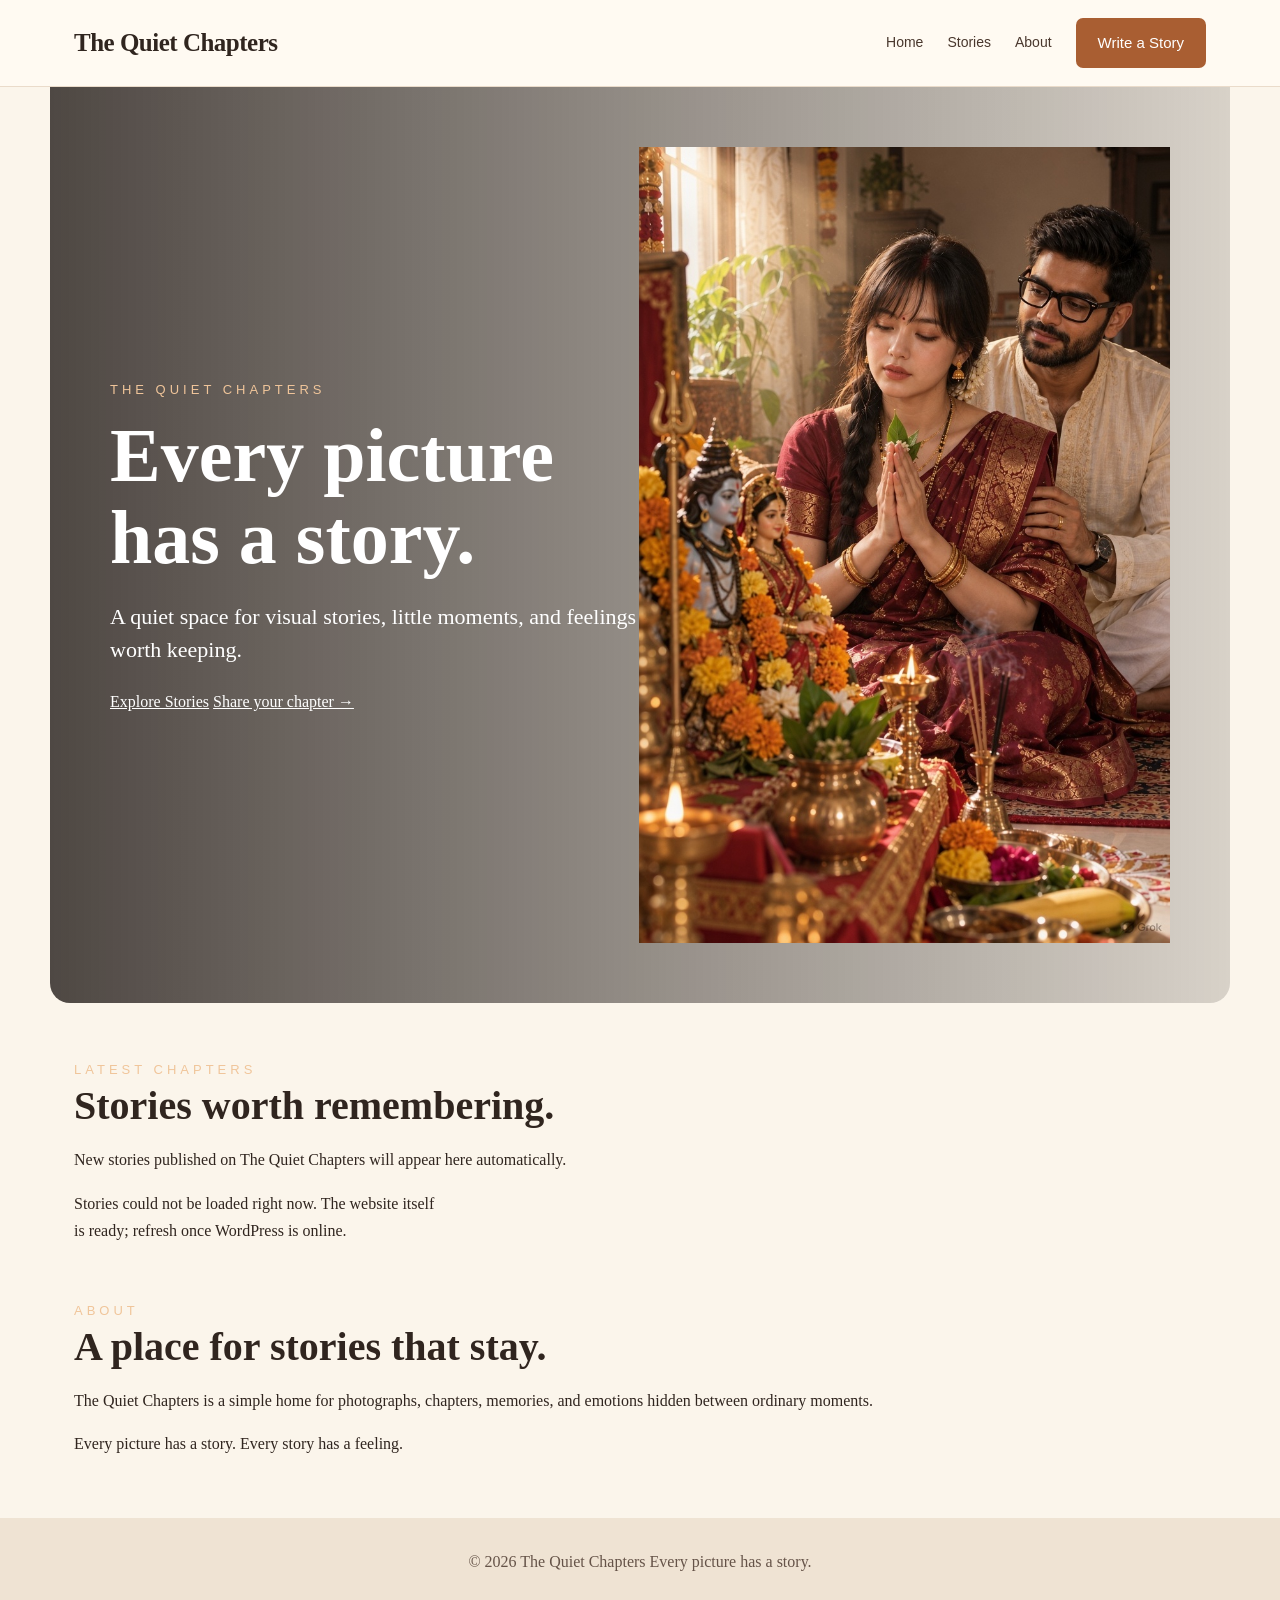
<file: index.html>
<!doctype html>
<html lang="en">
<head>
  <meta charset="utf-8">
  <meta name="viewport" content="width=device-width, initial-scale=1">
  <title>The Quiet Chapters</title>
  <meta name="description" content="Every picture has a story. Every story has a feeling.">
<meta name="author" content="The Quiet Chapters">
<meta property="og:site_name" content="The Quiet Chapters">
<meta property="og:title" content="The Quiet Chapters — Every picture has a story">
 </head>
<body>
<link rel="stylesheet" href="styles.css">
<header class="site-header">
<div class="nav-wrap">
<a class="brand" href="#home">The Quiet Chapters</a>
<nav>
  <a href="#home">Home</a>
  <a href="#stories">Stories</a>
  <a href="#about">About</a>
  <a class="write-btn" id="writeBtn" href="#" target="_blank" rel="noopener">Write a Story</a>
</nav>
  </div>
</header>
<main>
  <section class="hero" id="home">
    <div class="hero-copy">
      <span class="eyebrow">THE QUIET CHAPTERS</span>
      <h1>Every picture has a story.</h1>
      <p>A quiet space for visual stories, little moments, and feelings worth keeping.</p>
      <div class="hero-actions">
        <a class="primary-btn" href="#stories">Explore Stories</a>
        <a class="text-btn" id="heroWrite" href="#" target="_blank" rel="noopener">Share your chapter →</a>
      </div>
    </div>
    <div class="hero-art">

<img src="J0eIa.jpg" alt="The Quiet Chapters banner" style="width:100%; height:auto; display:block;">
    </div>
  </section>

  <section class="stories-section" id="stories">
    <div class="section-heading">
      <span class="eyebrow">LATEST CHAPTERS</span>
      <h2>Stories worth remembering.</h2>
      <p>New stories published on The Quiet Chapters will appear here automatically.</p>
    </div>

    <div id="status" class="status">Loading stories…</div>
    <div id="storiesGrid" class="stories-grid"></div>
  </section>

  <section class="about-section" id="about">
    <div>
      <span class="eyebrow">ABOUT</span>
      <h2>A place for stories that stay.</h2>
    </div>
    <div>
      <p>The Quiet Chapters is a simple home for photographs, chapters, memories, and emotions hidden between ordinary moments.</p>
      <p class="muted">Every picture has a story. Every story has a feeling.</p>
    </div>
  </section>
</main>

<footer>
  <span>© 2026 The Quiet Chapters</span>
  <span>Every picture has a story.</span>
</footer>

<script src="script.js"></script>
</body>
</html>
</file>
<file: styles.css>
*{box-sizing:border-box}
html{scroll-behavior:smooth}
body{margin:0;background:#fbf5eb;color:#30251f;font-family:Georgia,"Times New Roman",serif;line-height:1.7}
a{color:inherit}
.site-header{background:#fffaf2;border-bottom:1px solid #eadbca;position:sticky;top:0;z-index:10}
.nav-wrap{max-width:1180px;margin:auto;padding:18px 24px;display:flex;align-items:center;justify-content:space-between;gap:22px}
.brand{text-decoration:none;font-size:25px;font-weight:bold;letter-spacing:-.5px}
nav{display:flex;align-items:center;gap:24px;flex-wrap:wrap}
nav a{text-decoration:none;font-family:Arial,sans-serif;font-size:14px;color:#49372d}
nav a:hover{color:#a85e32}
main{max-width:1180px;margin:auto;padding:0 24px}
.hero{min-height:470px;border-radius:0 0 20px 20px;background:linear-gradient(90deg,rgba(30,23,20,.78),rgba(30,23,20,.16)),url("https://images.unsplash.com/photo-1470770841072-f978cf4d019e?auto=format&fit=crop&w=1800&q=85") center/cover;display:flex;align-items:center;padding:60px;color:#fff;margin:0 -24px 36px}
.hero-copy{max-width:650px}
.eyebrow{text-transform:uppercase;letter-spacing:4px;color:#f0c59a;font-family:Arial,sans-serif;font-size:13px}
h1{font-size:clamp(42px,6vw,76px);line-height:1.08;margin:12px 0 20px}
h2{font-size:clamp(28px,4vw,40px);line-height:1.2;margin:0 0 16px}
.hero p{font-size:22px;line-height:1.5}
.button,.write-btn{display:inline-block;background:#a95e32;color:white!important;padding:12px 22px;border-radius:7px;text-decoration:none;border:0;font-size:15px}
.button:hover,.write-btn:hover{background:#814321}
section{margin:52px 0}
.about-copy{max-width:760px}
.about-copy p,.section-intro{font-size:17px;color:#655348}
.story-grid,.stories-grid{display:grid;grid-template-columns:repeat(3,minmax(0,1fr));gap:22px}
.story-card{background:#fffaf3;border:1px solid #eadbca;border-radius:13px;overflow:hidden;box-shadow:0 8px 24px rgba(69,43,25,.06);transition:transform .2s,box-shadow .2s}
.story-card:hover{transform:translateY(-4px);box-shadow:0 14px 30px rgba(69,43,25,.12)}
.story-card img{display:block;width:100%;height:220px;object-fit:cover}
.story-card h3{font-size:22px;margin:18px 18px 8px}
.story-card p{margin:0 18px 20px;color:#655348}
footer{margin-top:60px;background:#efe3d3;padding:30px 24px;text-align:center;color:#655348}
@media(max-width:760px){.nav-wrap{align-items:flex-start;flex-direction:column;padding:16px 18px}nav{gap:14px}.hero{min-height:390px;padding:30px;margin-left:-24px;margin-right:-24px}.hero p{font-size:18px}.story-grid,.stories-grid{grid-template-columns:1fr}section{margin:38px 0}.story-card img{height:230px}}
</file>
